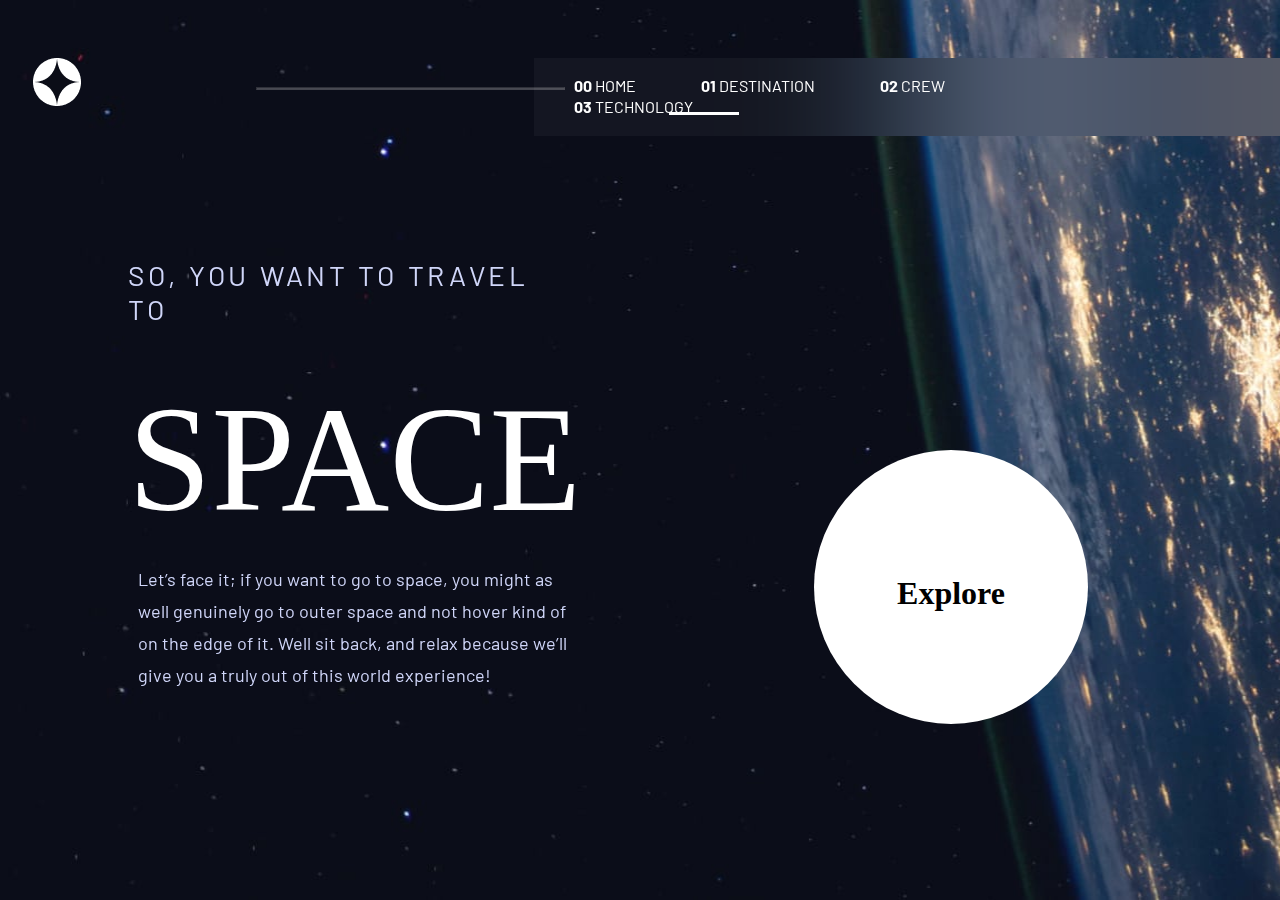
<file: index.html>
<!DOCTYPE html>
<html lang="en">

<head>
  <meta charset="UTF-8">
  <meta name="viewport" content="width=device-width, initial-scale=1.0">

  <link rel="icon" type="image/png" sizes="32x32" href="assets/favicon-32x32.png">
  <link rel="stylesheet" href="assets/css/styles.css">
  <link rel="preconnect" href="https://fonts.googleapis.com">
  <link rel="preconnect" href="https://fonts.gstatic.com" crossorigin>
  <link href="https://fonts.googleapis.com/css2?family=Barlow&display=swap" rel="stylesheet">

  <title>Frontend Mentor | Space tourism website</title>
</head>

<body style="background-image: url('assets/home/background-home-desktop.jpg');">
  <nav>
    <div class="nav">
      <div class="nav-logo">
        <img src="assets/logo.png" alt="logo">
      </div>
    </div>
    <div class="nav-links">
      <div class="active-home" ></div>
      <ul>
        <li >
          <a class="nav-text" href="#"> <span> <b>00</b> HOME</span> </a>

        </li>
        <li>
          <a class="nav-text" href="destination-moon.html"> <span> <b>01</b> DESTINATION</span> </a>
        </li>
        <li>
          <a class="nav-text" href="#"> <span> <b>02</b> CREW</span> </a>
        </li>
        <li>
          <a class="nav-text" href="#"> <span> <b>03</b> TECHNOLOGY </span> </a>
        </li>
      </ul>
    </div>
    <hr class="top-nav">
  </nav>

  <div class="left-bg">
    <div class="intro-text">
      <h5>SO, YOU WANT TO TRAVEL TO</h5>
      <h1>SPACE</h1>
      <p style="padding-left: 10px; font-family: 'Barlow'; font-style: normal; font-weight: 400; font-size: 18px; line-height: 32px;/* or 178% */color: #D0D6F9;">Let’s face it; if you want to go to space, you might as well genuinely go to
        outer space and not hover kind of on the edge of it. Well sit back, and relax
        because we’ll give you a truly out of this world experience!</p>
    </div>
  </div>

  <div class="right-bg">
    <div class="explore">
      <h4>Explore</h4>
    </div>
  </div>

</body>

</html>
</file>
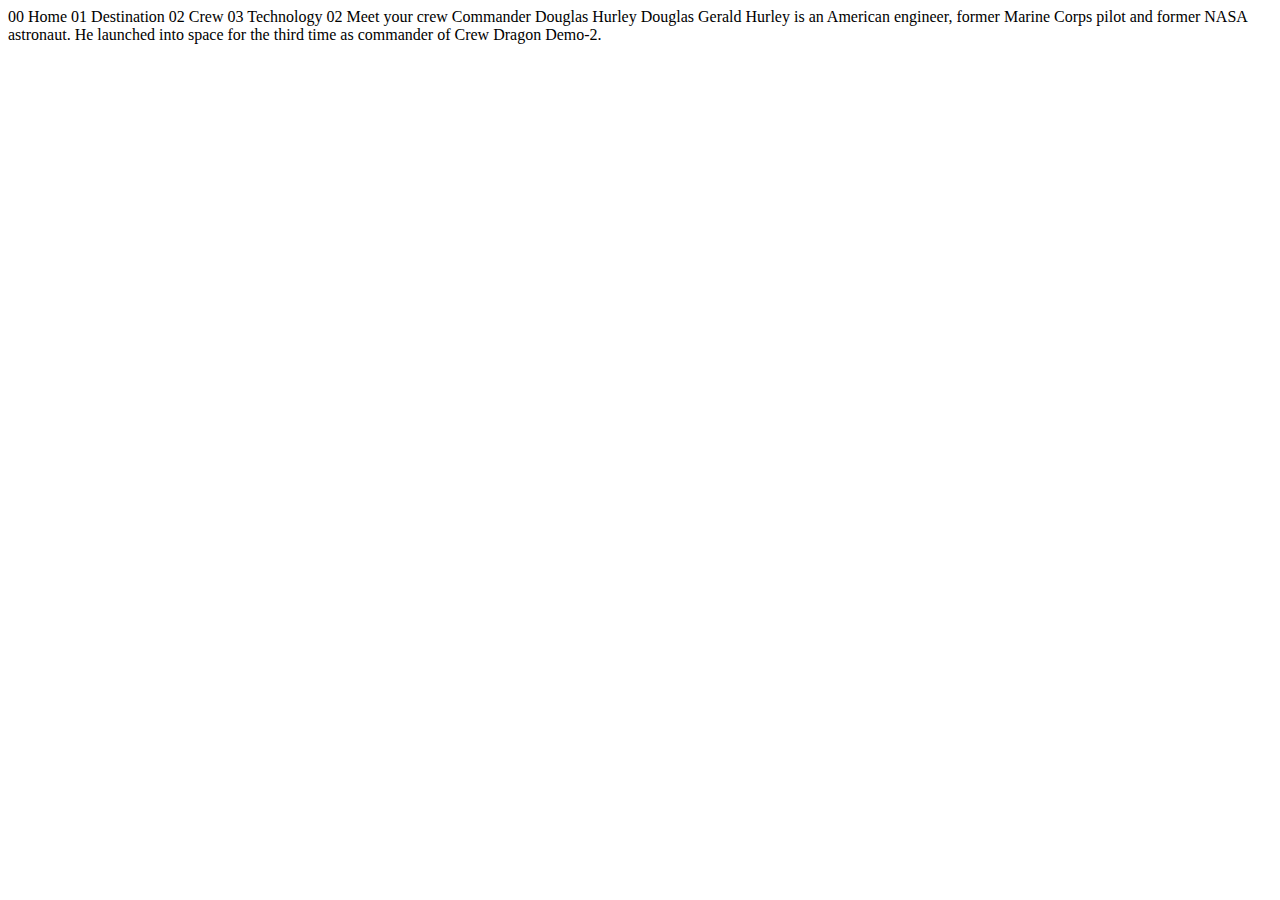
<file: crew-commander.html>
<!DOCTYPE html>
<html lang="en">
<head>
  <meta charset="UTF-8">
  <meta name="viewport" content="width=device-width, initial-scale=1.0">

  <link rel="icon" type="image/png" sizes="32x32" href="./assets/favicon-32x32.png">
  
  <title>Frontend Mentor | Space tourism website</title>
</head>
<body>

  00 Home
  01 Destination
  02 Crew
  03 Technology

  02 Meet your crew

  Commander
  Douglas Hurley

  Douglas Gerald Hurley is an American engineer, former Marine Corps pilot 
  and former NASA astronaut. He launched into space for the third time as 
  commander of Crew Dragon Demo-2.
</body>
</html>
</file>
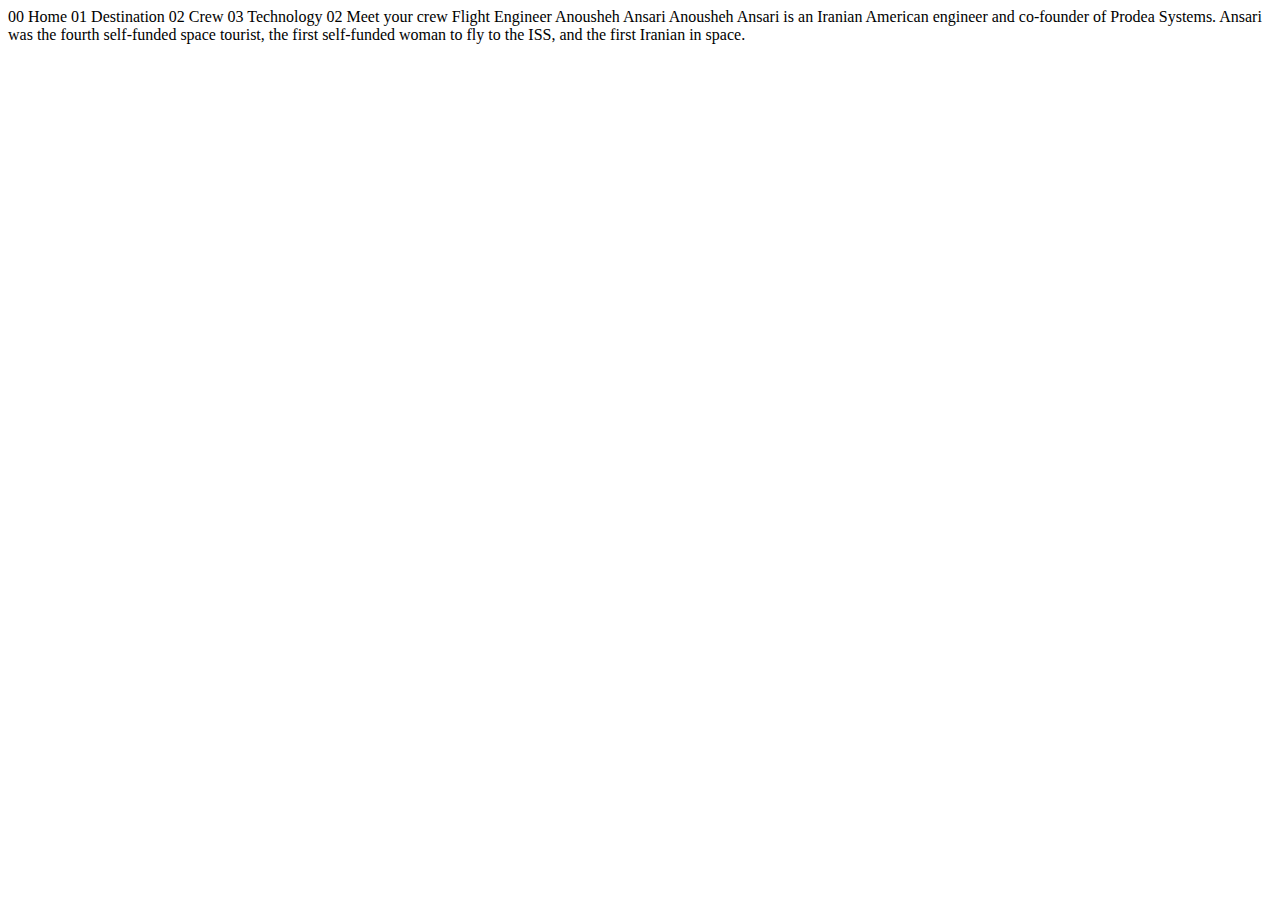
<file: crew-engineer.html>
<!DOCTYPE html>
<html lang="en">
<head>
  <meta charset="UTF-8">
  <meta name="viewport" content="width=device-width, initial-scale=1.0">

  <link rel="icon" type="image/png" sizes="32x32" href="./assets/favicon-32x32.png">
  
  <title>Frontend Mentor | Space tourism website</title>
</head>
<body>

  00 Home
  01 Destination
  02 Crew
  03 Technology

  02 Meet your crew

  Flight Engineer
  Anousheh Ansari

  Anousheh Ansari is an Iranian American engineer and co-founder of Prodea Systems. 
  Ansari was the fourth self-funded space tourist, the first self-funded woman to 
  fly to the ISS, and the first Iranian in space. 
</body>
</html>
</file>
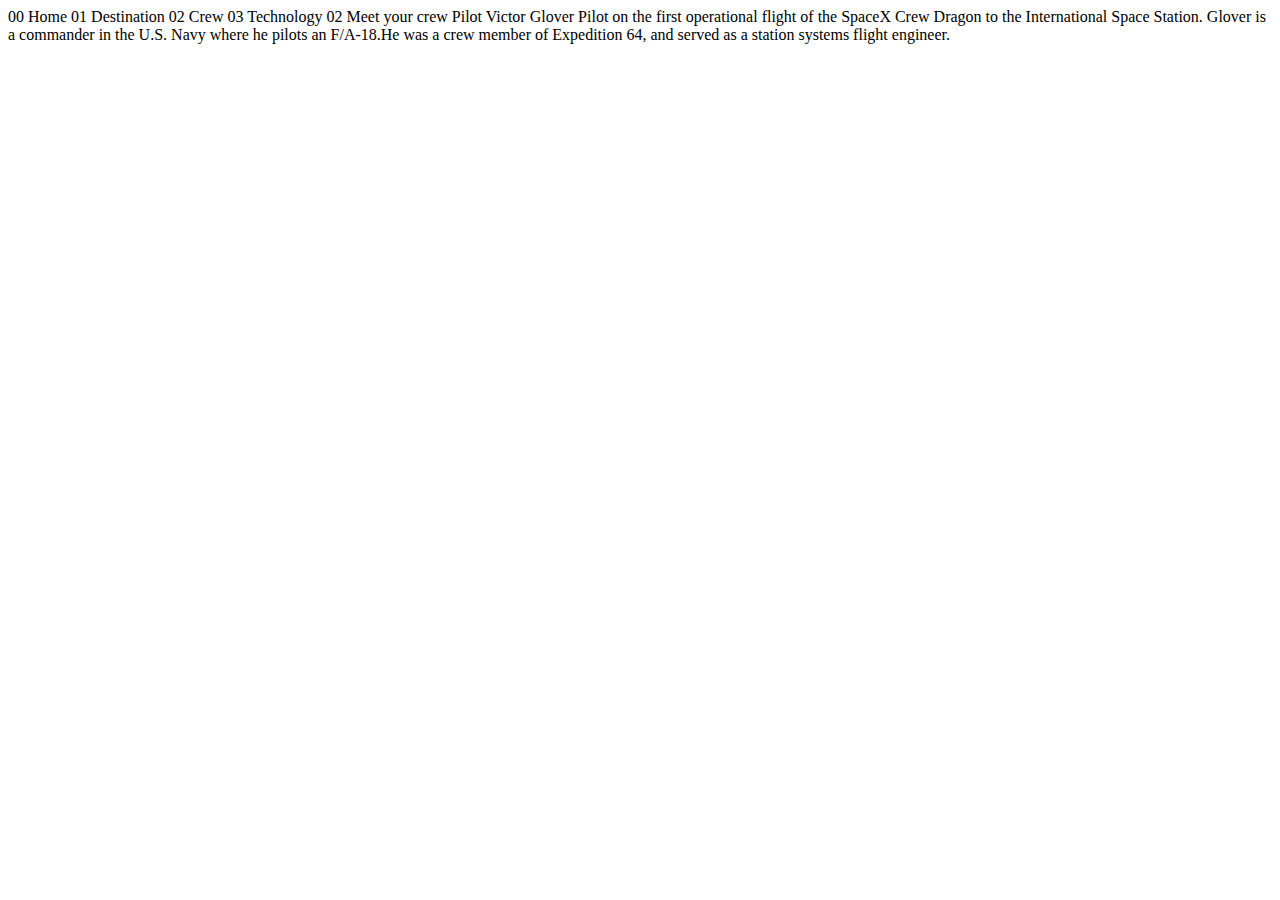
<file: crew-pilot.html>
<!DOCTYPE html>
<html lang="en">
<head>
  <meta charset="UTF-8">
  <meta name="viewport" content="width=device-width, initial-scale=1.0">

  <link rel="icon" type="image/png" sizes="32x32" href="./assets/favicon-32x32.png">
  
  <title>Frontend Mentor | Space tourism website</title>
</head>
<body>

  00 Home
  01 Destination
  02 Crew
  03 Technology

  02 Meet your crew

  Pilot
  Victor Glover

  Pilot on the first operational flight of the SpaceX Crew Dragon to the 
  International Space Station. Glover is a commander in the U.S. Navy where 
  he pilots an F/A-18.He was a crew member of Expedition 64, and served as a 
  station systems flight engineer. 
</body>
</html>
</file>
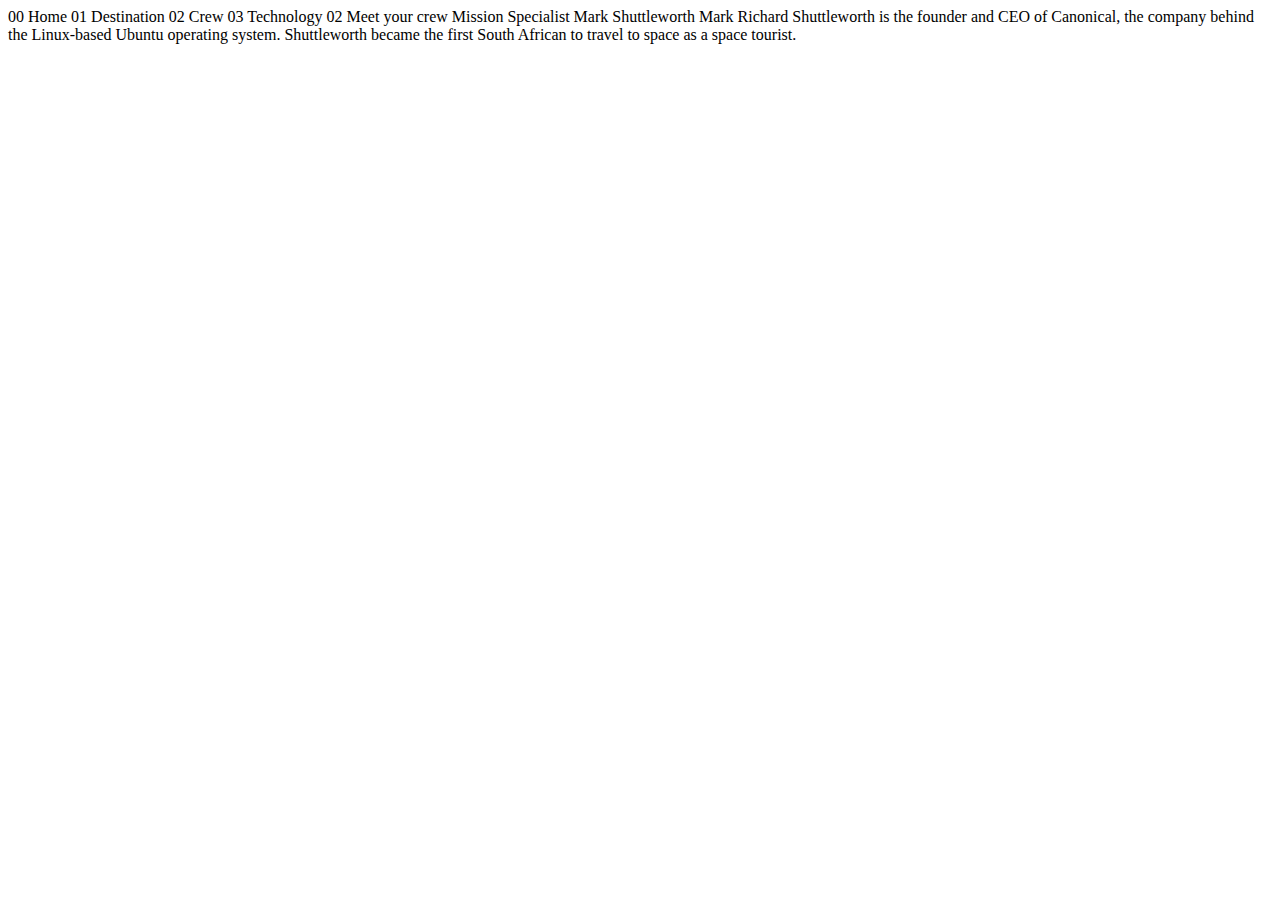
<file: crew-specialist.html>
<!DOCTYPE html>
<html lang="en">
<head>
  <meta charset="UTF-8">
  <meta name="viewport" content="width=device-width, initial-scale=1.0">

  <link rel="icon" type="image/png" sizes="32x32" href="./assets/favicon-32x32.png">
  
  <title>Frontend Mentor | Space tourism website</title>
</head>
<body>

  00 Home
  01 Destination
  02 Crew
  03 Technology

  02 Meet your crew

  Mission Specialist
  Mark Shuttleworth

  Mark Richard Shuttleworth is the founder and CEO of Canonical, the company behind 
  the Linux-based Ubuntu operating system. Shuttleworth became the first South 
  African to travel to space as a space tourist.
</body>
</html>
</file>
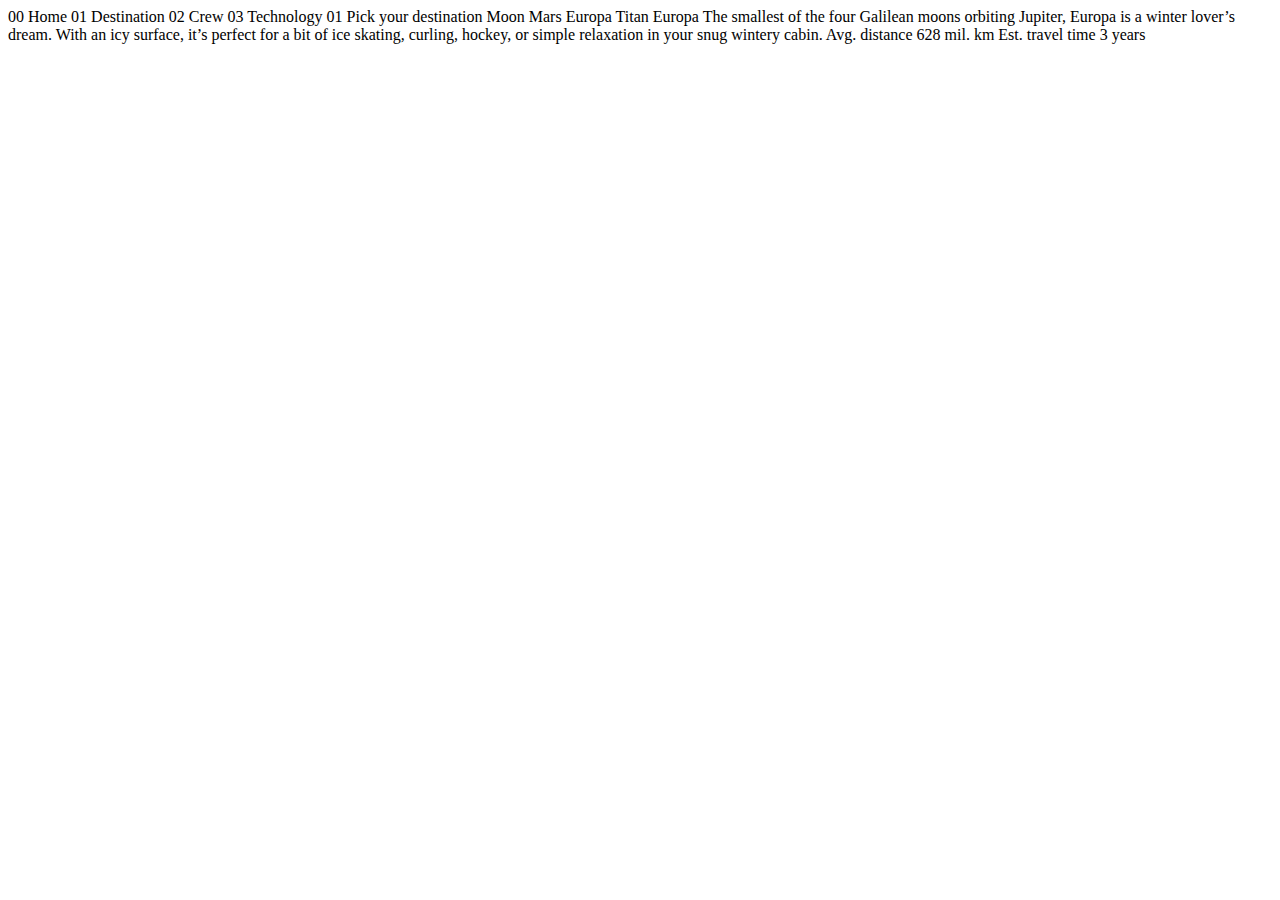
<file: destination-europa.html>
<!DOCTYPE html>
<html lang="en">
<head>
  <meta charset="UTF-8">
  <meta name="viewport" content="width=device-width, initial-scale=1.0">

  <link rel="icon" type="image/png" sizes="32x32" href="./assets/favicon-32x32.png">
  
  <title>Frontend Mentor | Space tourism website</title>
</head>
<body>

  00 Home
  01 Destination
  02 Crew
  03 Technology

  01 Pick your destination

  Moon
  Mars
  Europa
  Titan

  Europa

  The smallest of the four Galilean moons orbiting Jupiter, Europa is a 
  winter lover’s dream. With an icy surface, it’s perfect for a bit of 
  ice skating, curling, hockey, or simple relaxation in your snug 
  wintery cabin.

  Avg. distance
  628 mil. km

  Est. travel time
  3 years
</body>
</html>
</file>
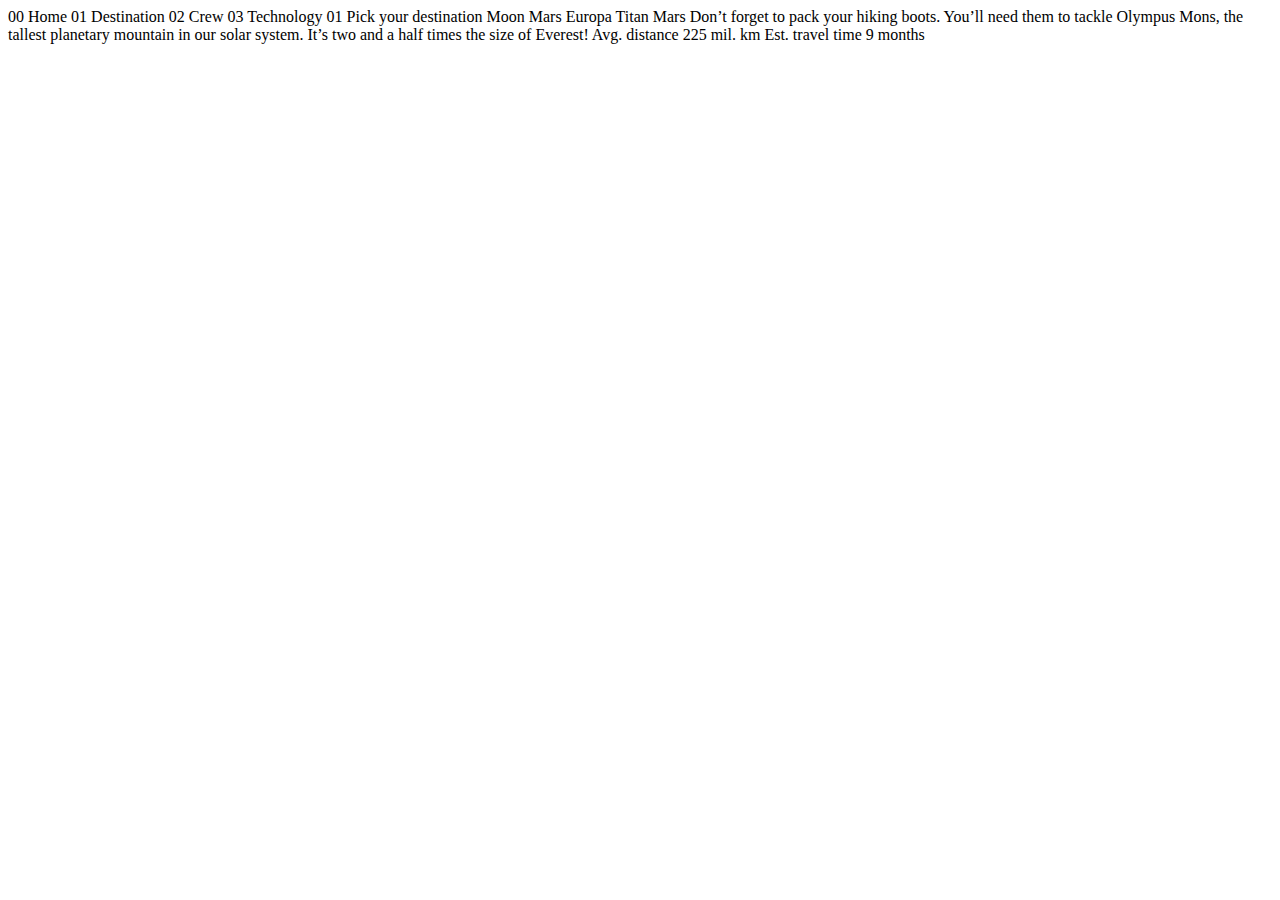
<file: destination-mars.html>
<!DOCTYPE html>
<html lang="en">
<head>
  <meta charset="UTF-8">
  <meta name="viewport" content="width=device-width, initial-scale=1.0">

  <link rel="icon" type="image/png" sizes="32x32" href="./assets/favicon-32x32.png">
  
  <title>Frontend Mentor | Space tourism website</title>
</head>
<body>

  00 Home
  01 Destination
  02 Crew
  03 Technology

  01 Pick your destination

  Moon
  Mars
  Europa
  Titan

  Mars

  Don’t forget to pack your hiking boots. You’ll need them to tackle Olympus Mons, 
  the tallest planetary mountain in our solar system. It’s two and a half times 
  the size of Everest!

  Avg. distance
  225 mil. km

  Est. travel time
  9 months
</body>
</html>
</file>
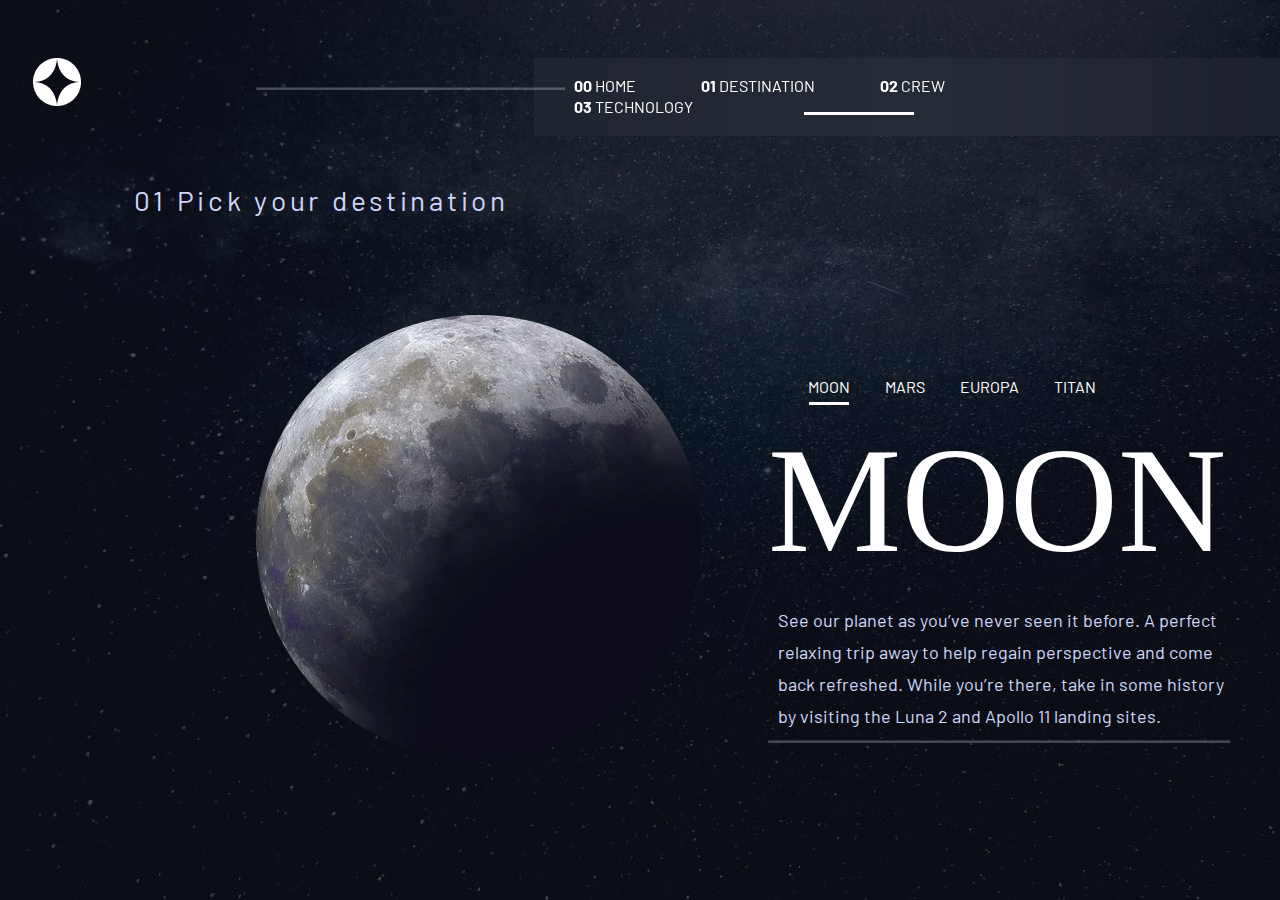
<file: destination-moon.html>
<!DOCTYPE html>
<html lang="en">

<head>
  <meta charset="UTF-8">
  <meta name="viewport" content="width=device-width, initial-scale=1.0">

  <link rel="icon" type="image/png" sizes="32x32" href="assets/favicon-32x32.png">
  <link rel="stylesheet" href="assets/css/styles.css">
  <link rel="preconnect" href="https://fonts.googleapis.com">
  <link rel="preconnect" href="https://fonts.gstatic.com" crossorigin>
  <link rel="preconnect" href="https://fonts.googleapis.com">
  <link href="https://fonts.googleapis.com/css2?family=Barlow&display=swap" rel="stylesheet">

  <title>Frontend Mentor | Space tourism website</title>
</head>

<body style="background-image: url('assets/destination/background-destination-desktop.jpg');">
  <nav>
    <div class="nav">
      <div class="nav-logo">
        <img src="assets/logo.png" alt="logo">
      </div>
    </div>
    <div class="nav-links">
      <div class="active-destination" ></div>
      <ul>
        <li >
          <a class="nav-text" href="index.html"> <span> <b>00</b> HOME</span> </a>
        </li>
        <li>
          <a class="nav-text" href="#"> <span> <b>01</b> DESTINATION</span> </a>
        </li>
        <li>
          <a class="nav-text" href="#"> <span> <b>02</b> CREW</span> </a>
        </li>
        <li>
          <a class="nav-text" href="#"> <span> <b>03</b> TECHNOLOGY </span> </a>
        </li>
      </ul>
    </div>
    <hr class="top-nav">
  </nav>
  <!-- 01 Pick your destination

  Moon
  Mars
  Europa
  Titan

  Moon



  Avg. distance
  384,400 km

  Est. travel time
  3 days -->

  <h5 style="padding-left:10%;">01 Pick your destination</h5>

  <div class="moon">
      <img src="assets\destination\image-moon.webp" alt="">
  </div>

  <div class="destination-nav">
      <div>

        <div class="intro-text">
            <div class="active-planet" ></div>
            <ul>
              <li >
                <a class="nav-text" href="index.html"> <span> MOON</span> </a>
              </li>
              <li>
                <a class="nav-text" href="#"> <span> MARS</span> </a>
              </li>
              <li>
                <a class="nav-text" href="#"> <span> EUROPA</span> </a>
              </li>
              <li>
                <a class="nav-text" href="#"> <span> TITAN </span> </a>
              </li>
            </ul>
          </div>
          <h1>MOON</h1>
          <p style="padding-left: 10px; font-family: 'Barlow'; font-style: normal; font-weight: 400; font-size: 18px; line-height: 32px;/* or 178% */color: #D0D6F9;">
            See our planet as you’ve never seen it before. A perfect relaxing trip away to help
            regain perspective and come back refreshed. While you’re there, take in some history
            by visiting the Luna 2 and Apollo 11 landing sites.
          </p>
          <hr class="mini-nav">
        </div>
      </div>
  </div>

</body>

</html>
</file>
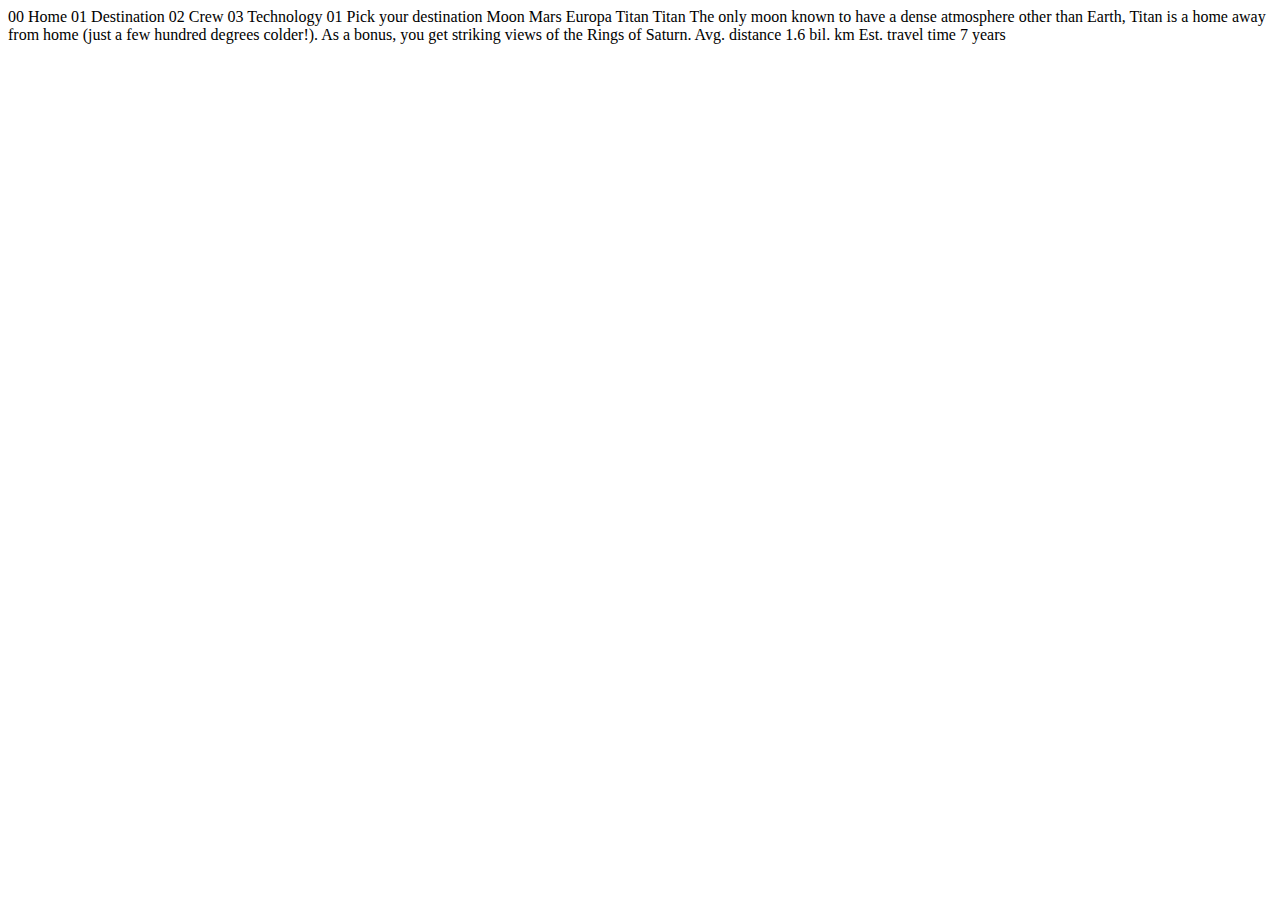
<file: destination-titan.html>
<!DOCTYPE html>
<html lang="en">
<head>
  <meta charset="UTF-8">
  <meta name="viewport" content="width=device-width, initial-scale=1.0">

  <link rel="icon" type="image/png" sizes="32x32" href="./assets/favicon-32x32.png">
  
  <title>Frontend Mentor | Space tourism website</title>
</head>
<body>

  00 Home
  01 Destination
  02 Crew
  03 Technology

  01 Pick your destination

  Moon
  Mars
  Europa
  Titan

  Titan

  The only moon known to have a dense atmosphere other than Earth, Titan 
  is a home away from home (just a few hundred degrees colder!). As a 
  bonus, you get striking views of the Rings of Saturn.

  Avg. distance
  1.6 bil. km

  Est. travel time
  7 years
</body>
</html>
</file>
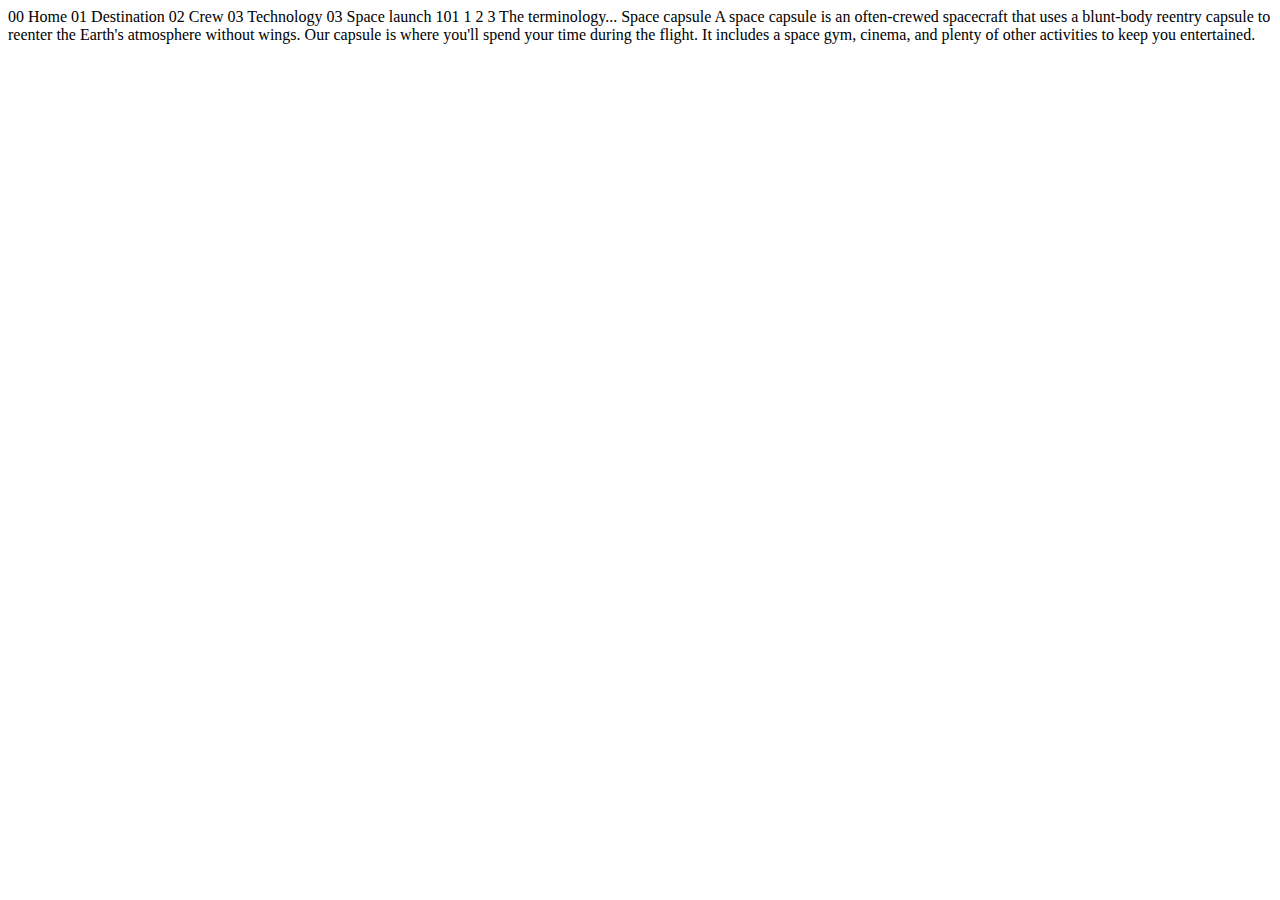
<file: technology-capsule.html>
<!DOCTYPE html>
<html lang="en">
<head>
  <meta charset="UTF-8">
  <meta name="viewport" content="width=device-width, initial-scale=1.0">

  <link rel="icon" type="image/png" sizes="32x32" href="./assets/favicon-32x32.png">
  
  <title>Frontend Mentor | Space tourism website</title>
</head>
<body>

  00 Home
  01 Destination
  02 Crew
  03 Technology

  03 Space launch 101

  1
  2
  3

  The terminology...
  Space capsule

  A space capsule is an often-crewed spacecraft that uses a blunt-body reentry 
  capsule to reenter the Earth's atmosphere without wings. Our capsule is where 
  you'll spend your time during the flight. It includes a space gym, cinema, 
  and plenty of other activities to keep you entertained.
</body>
</html>
</file>
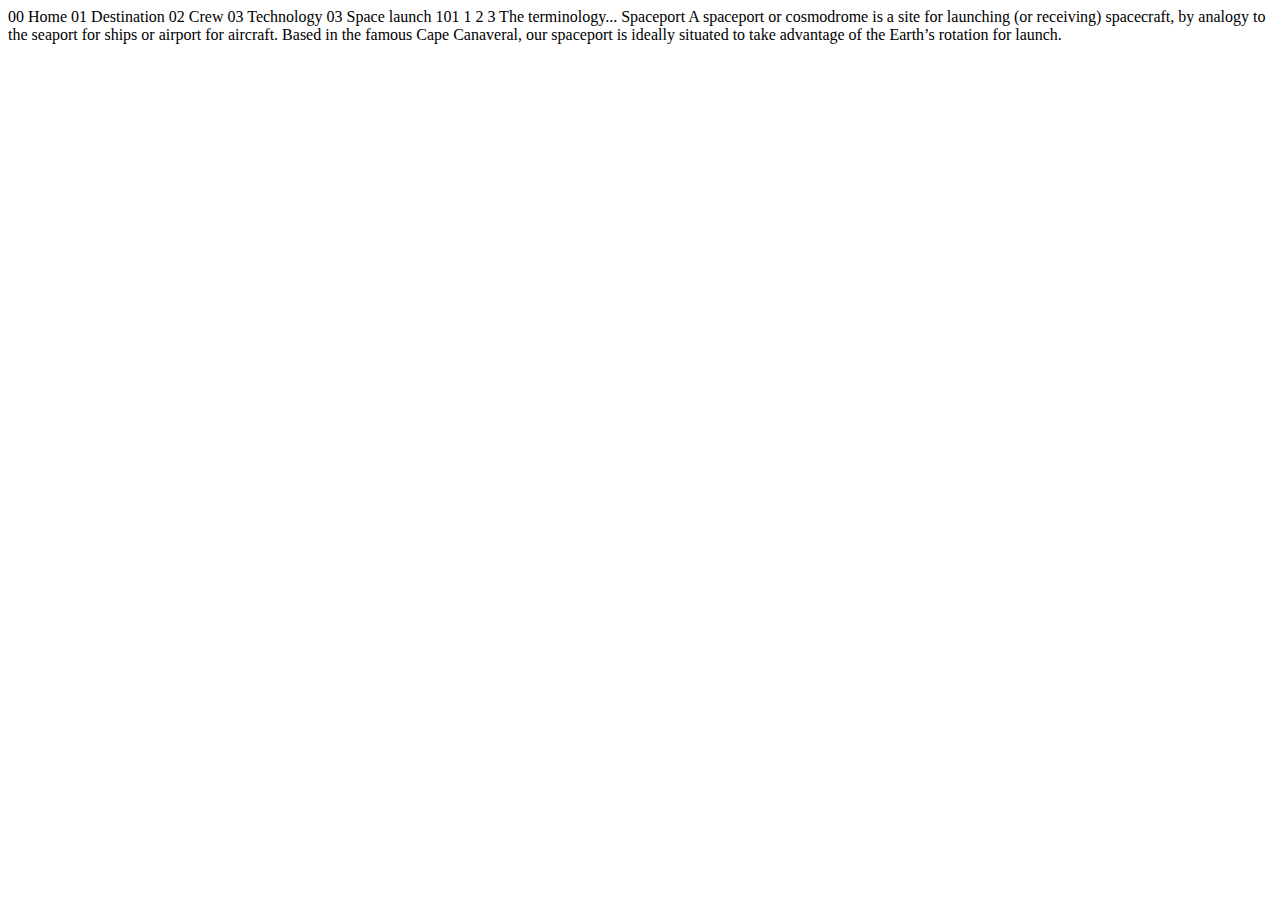
<file: technology-spaceport.html>
<!DOCTYPE html>
<html lang="en">
<head>
  <meta charset="UTF-8">
  <meta name="viewport" content="width=device-width, initial-scale=1.0">

  <link rel="icon" type="image/png" sizes="32x32" href="./assets/favicon-32x32.png">
  
  <title>Frontend Mentor | Space tourism website</title>
</head>
<body>

  00 Home
  01 Destination
  02 Crew
  03 Technology

  03 Space launch 101

  1
  2
  3

  The terminology...
  Spaceport

  A spaceport or cosmodrome is a site for launching (or receiving) spacecraft, 
  by analogy to the seaport for ships or airport for aircraft. Based in the 
  famous Cape Canaveral, our spaceport is ideally situated to take advantage 
  of the Earth’s rotation for launch.
</body>
</html>
</file>
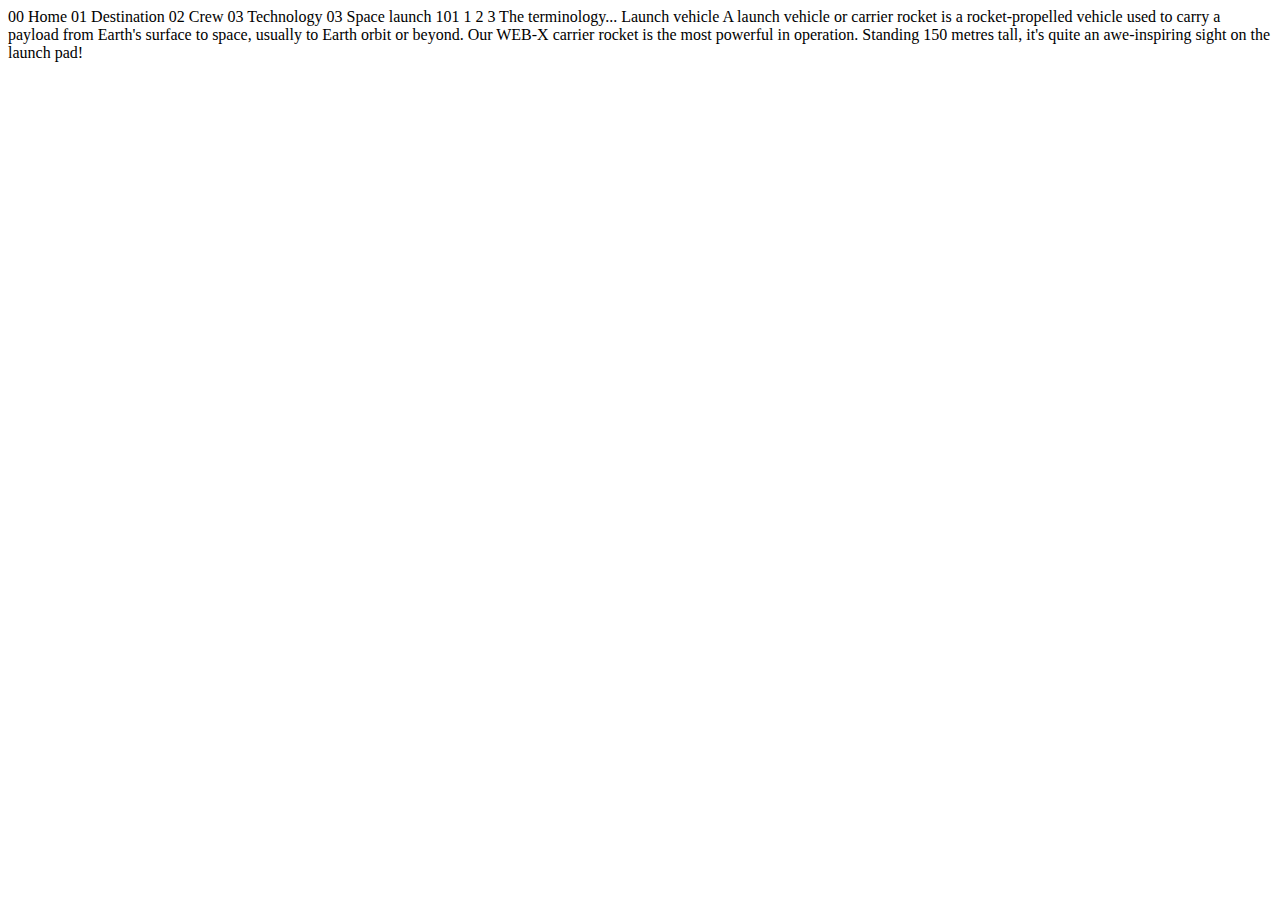
<file: technology-vehicle.html>
<!DOCTYPE html>
<html lang="en">
<head>
  <meta charset="UTF-8">
  <meta name="viewport" content="width=device-width, initial-scale=1.0">

  <link rel="icon" type="image/png" sizes="32x32" href="./assets/favicon-32x32.png">
  
  <title>Frontend Mentor | Space tourism website</title>
</head>
<body>

  00 Home
  01 Destination
  02 Crew
  03 Technology

  03 Space launch 101

  1
  2
  3

  The terminology...
  Launch vehicle

  A launch vehicle or carrier rocket is a rocket-propelled vehicle used to carry a 
  payload from Earth's surface to space, usually to Earth orbit or beyond. Our 
  WEB-X carrier rocket is the most powerful in operation. Standing 150 metres tall, 
  it's quite an awe-inspiring sight on the launch pad!
</body>
</html>
</file>
<file: assets/css/styles.css>
body {
  background-color: black;
  color: white;
  background-repeat: no-repeat;
  background-size: 1600px 900px;
  font-family: 'Barlow Condensed', sans-serif;
  font-size: 18px;
}

/* Typography */
h1 {
  font-family: 'Bellefair', serif;
  font-style: normal;
  font-weight: 400;
  font-size: 150px;
  line-height: 172px;
  /* identical to box height */
  color: #FFFFFF;
  margin: 0 auto;
  ;
}

h2 {
  font-family: 'Bellefair', serif;
  font-size: 100px;
}

h3 {
  font-family: 'Bellefair', serif;
  font-size: 56px;
}

h4 {
  font-family: 'Bellefair', serif;
  font-size: 32px;
}

h5 {
  font-family: 'Barlow', sans-serif;
  font-style: normal;
  font-weight: 400;
  font-size: 28px;
  line-height: 34px;
  /* identical to box height */
  letter-spacing: 3.725px;
  color: #D0D6F9;
}

.nav-text {
  font-family: 'Barlow', sans-serif;
  font-size: 16px;
  letter-spacing: 2.7;
  color: white;
  text-decoration: none;
}

.subheading2 {
  font-family: 'Barlow', sans-serif;
  font-size: 14px;
  letter-spacing: 2.35;
}

/* Typography */
/* Nav Bar */
nav {
  /* line-height: 80px; */
  display: grid;
  grid-template-columns: 40% 60%;
  grid-gap: 20px;
  padding-top: 50px;
}

.nav-links {
  margin-right: 10px;
  top: 40px;
  background: rgba(255, 255, 255, 0.04);
  backdrop-filter: blur(81.5485px);
}

hr.top-nav {
  position: absolute;
  width: 24%;
  height: 1px;
  left: 20%;
  top: 78px;
  background: #FFFFFF;
  mix-blend-mode: normal;
  opacity: 0.25;
}

hr.mini-nav {
  position: absolute;
  width: 100%;
  height: 1px;
  top: 95%;
  background: #FFFFFF;
  mix-blend-mode: normal;
  opacity: 0.25;
}

nav div ul li {
  list-style: none;
  display: inline-block;
  margin-right: 30px;
}

div ul li {
  list-style: none;
  display: inline-block;
  padding-right: 30px;
}

div ul {

}



nav div ul {
  float: right;
  margin-right: 20%;
}

div.active-home {
  position: absolute;
  width: 70px;
  height: 3px;
  left: 135px;
  top: 54px;
  background: #FFFFFF;
}

div.active-destination {
  position: absolute;
  width: 110px;
  height: 3px;
  left: 270px;
  top: 54px;
  background: #FFFFFF;
}

div.active-planet {
  position: absolute;
  width: 40px;
  height: 3px;
  left: 41px;
  top: 42px;
  background: #FFFFFF;
}

.nav-logo {
  padding-left: 5%;
  width: 10%px;
}

/* Nav Bar */
.intro-text {
  line-height: 1;
}

.destination-nav {
position: absolute;
left: 60%;
width: 460px;
top: 40%

}

.explore {
  text-align: center;
  padding-top: 30%;
  color: black;
}

.right-bg {
  position: absolute;
  top: 50%;
  right: 15%;
  background: white;
  height: 274px;
  width: 274px;
  border-radius: 200px;
}

.left-bg {
  position: absolute;
  left: 10%;
  top: 5%;
  width: 450px;
  height: 400px;
  padding-top: 13%;
}

.moon {
  position: absolute;
  top: 35%;
  left: 20%;
}

.Nav-items {
  margin: 50px 20px auto 20px;
}
</file>
